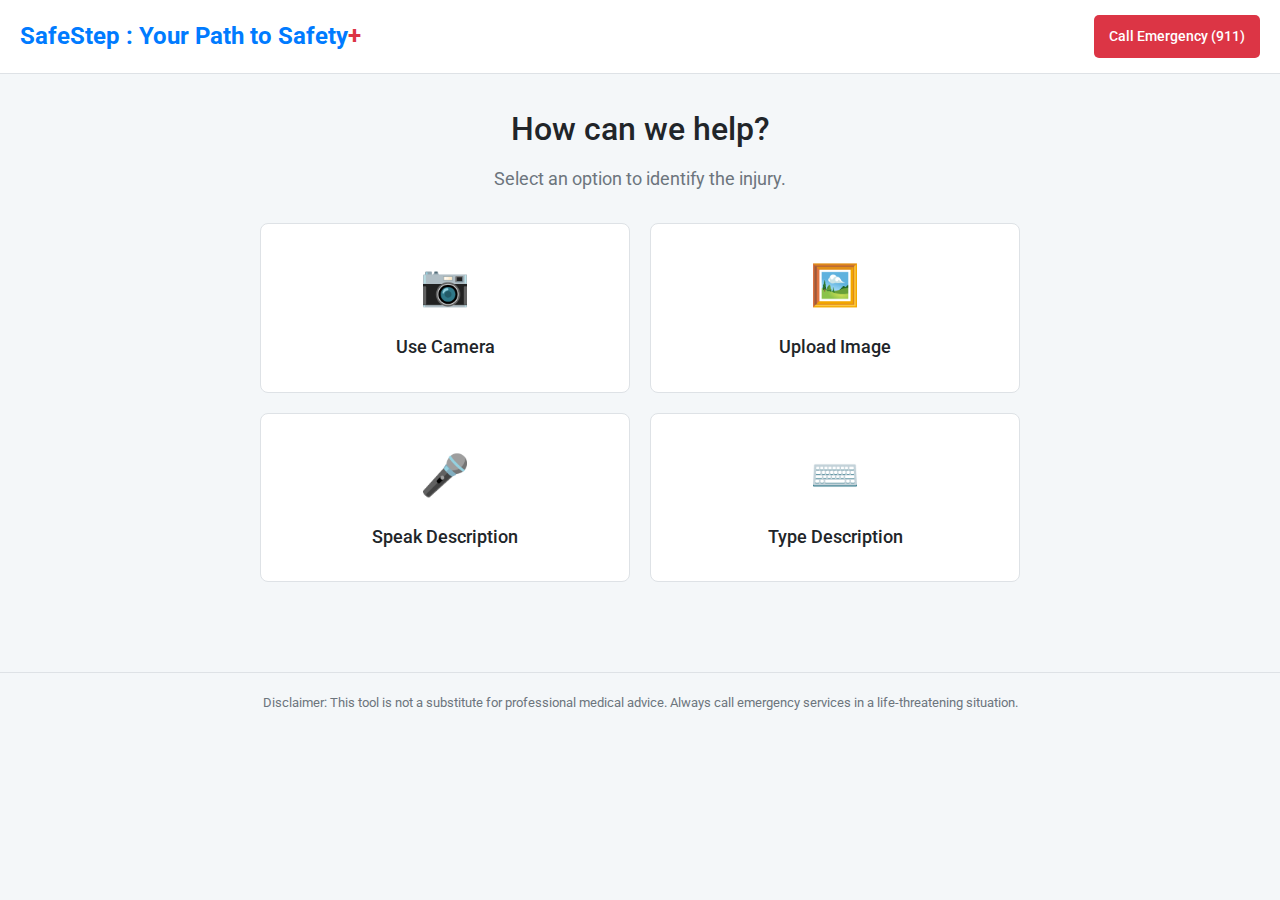
<file: index.html>
<!DOCTYPE html>
<html lang="en">
<head>
    <meta charset="UTF-8">
    <meta name="viewport" content="width=device-width, initial-scale=1.0">
    <title>First Aid Helper</title>
    <link rel="stylesheet" href="style.css">
</head>
<body>

    <header class="app-header">
        <a href="index.html" class="logo">SafeStep : Your Path to Safety<span>+</span></a>
        <a href="tel:911" class="btn-emergency">Call Emergency (911)</a>
    </header>

    <main class="container main-content">
        <h1>How can we help?</h1>
        <p style="font-size: 1.1rem; color: var(--text-light); margin-top: -20px; margin-bottom: 30px;">
            Select an option to identify the injury.
        </p>

        <div class="input-grid">
            <a href="input-camera.html" class="input-card">
                <div class="icon-placeholder">📷</div>
                <h3>Use Camera</h3>
            </a>
            <a href="input-upload.html" class="input-card">
                <div class="icon-placeholder">🖼️</div>
                <h3>Upload Image</h3>
            </a>
            <a href="input-voice.html" class="input-card">
                <div class="icon-placeholder">🎤</div>
                <h3>Speak Description</h3>
            </a>
            <a href="input-text.html" class="input-card">
                <div class="icon-placeholder">⌨️</div>
                <h3>Type Description</h3>
            </a>
        </div>
    </main>

    <footer class="app-footer">
        <p>Disclaimer: This tool is not a substitute for professional medical advice. 
            Always call emergency services in a life-threatening situation.</p>
    </footer>

</body>
</html>
</file>
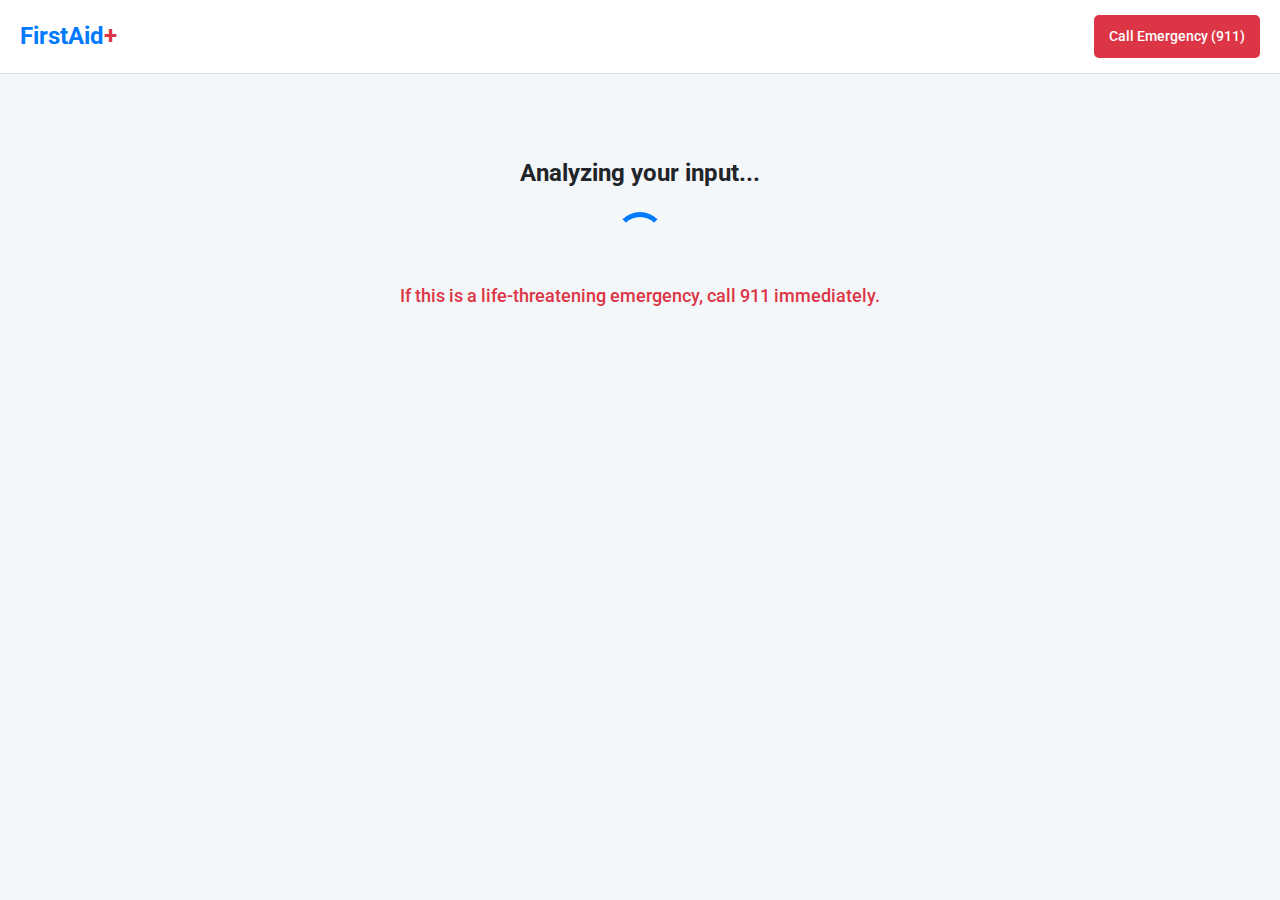
<file: analysis.html>
<!DOCTYPE html>
<html lang="en">
<head>
    <meta charset="UTF-8">
    <meta name="viewport" content="width=device-width, initial-scale=1.0">
    <title>Analyzing...</title>
    <link rel="stylesheet" href="style.css">
</head>
<body>

    <header class="app-header">
        <a href="index.html" class="logo">FirstAid<span>+</span></a>
        <a href="tel:911" class="btn-emergency">Call Emergency (911)</a>
    </header>

    <main class="container loader-container">
        <h2>Analyzing your input...</h2>
        <div class="loader"></div>
        <p class="emergency-reminder">
            If this is a life-threatening emergency, call 911 immediately.
        </p>
    </main>

    <script>
        setTimeout(function() {
            window.location.href = 'instructions.html';
        }, 3000);
    </script>

</body>
</html>
</file>
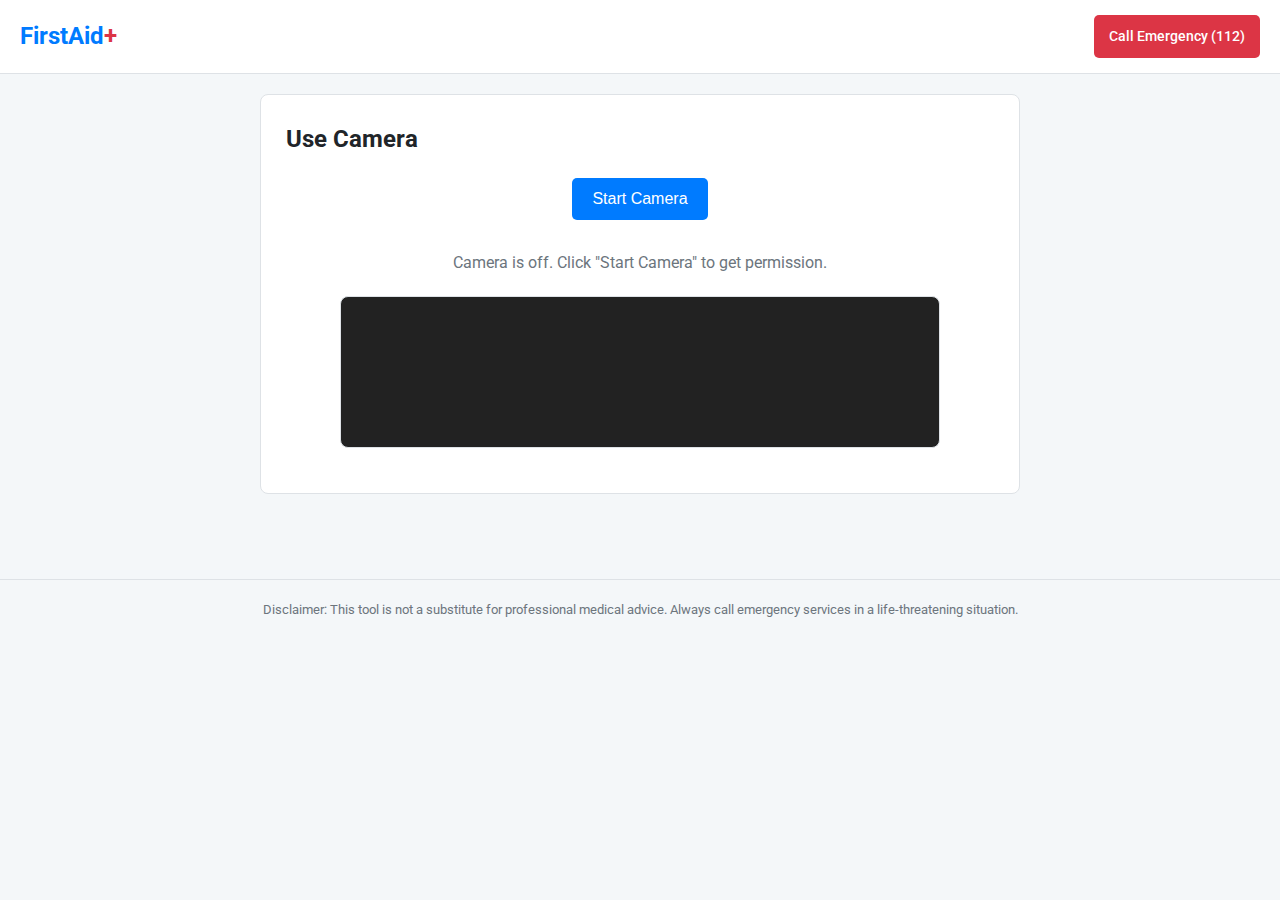
<file: input-camera.html>
<!DOCTYPE html>
<html lang="en">
<head>
    <meta charset="UTF-8">
    <meta name="viewport" content="width=device-width, initial-scale=1.0">
    <title>Use Camera</title>
    <link rel="stylesheet" href="style.css">
</head>
<body>

    <header class="app-header">
        <a href="index.html" class="logo">FirstAid<span>+</span></a>
        <a href="tel:112" class="btn-emergency">Call Emergency (112)</a>
    </header>

    <main class="container">
        <div class="input-page">
            <h2>Use Camera</h2>
            
            <div class="camera-controls">
                <button id="btn-start-camera">Start Camera</button>
                <p id="camera-status">Camera is off. Click "Start Camera" to get permission.</p>
            </div>

            <div class="video-capture-container">
                <video id="camera-stream" autoplay playsinline></video>
                <img id="snapshot-preview" alt="Photo snapshot">
                <canvas id="camera-canvas"></canvas>
            </div>
            
            <div class="camera-controls">
                 <button id="btn-capture-photo">📷</button>
            </div>

            <a href="analysis.html" class="btn-submit btn-submit-camera" id="btn-submit-photo">Submit for Analysis</a>
        </div>
    </main>

    <footer class="app-footer">
        <p>Disclaimer: This tool is not a substitute for professional medical advice. 
            Always call emergency services in a life-threatening situation.</p>
    </footer>

    <script>
        const video = document.getElementById('camera-stream');
        const canvas = document.getElementById('camera-canvas');
        const snapshotPreview = document.getElementById('snapshot-preview');
        const startButton = document.getElementById('btn-start-camera');
        const captureButton = document.getElementById('btn-capture-photo');
        const submitButton = document.getElementById('btn-submit-photo');
        const cameraStatus = document.getElementById('camera-status');

        let stream = null;

        startButton.addEventListener('click', async () => {
            try {
                stream = await navigator.mediaDevices.getUserMedia({ 
                    video: { facingMode: 'environment' } 
                });
                
                video.srcObject = stream;
                cameraStatus.textContent = 'Camera activated. Aim and take photo.';
                startButton.style.display = 'none';
                captureButton.style.display = 'inline-flex';
                video.style.display = 'block';
                snapshotPreview.style.display = 'none';
                
                // This line correctly uses the 'visible' class
                submitButton.classList.remove('visible');

            } catch (err) {
                console.error("Error accessing camera: ", err);
                if (err.name === 'NotAllowedError') {
                    cameraStatus.textContent = 'Camera access was denied. Please allow camera access in your browser settings.';
                } else {
                    cameraStatus.textContent = 'Could not access camera. Is it being used by another app?';
                }
            }
        });

        captureButton.addEventListener('click', () => {
            canvas.width = video.videoWidth;
            canvas.height = video.videoHeight;
            const context = canvas.getContext('2d');
            context.drawImage(video, 0, 0, canvas.width, canvas.height);
            
            const dataUrl = canvas.toDataURL('image/png');
            snapshotPreview.src = dataUrl;
            snapshotPreview.style.display = 'block';
            
            video.style.display = 'none';
            if (stream) {
                stream.getTracks().forEach(track => track.stop());
            }

            cameraStatus.textContent = 'Photo captured. Click Submit to analyze.';
            captureButton.style.display = 'none';
            startButton.style.display = 'inline-block';
            startButton.textContent = 'Retake Photo';
            
            // This line correctly uses the 'visible' class
            submitButton.classList.add('visible');
        });
    </script>

</body>
</html>
</file>
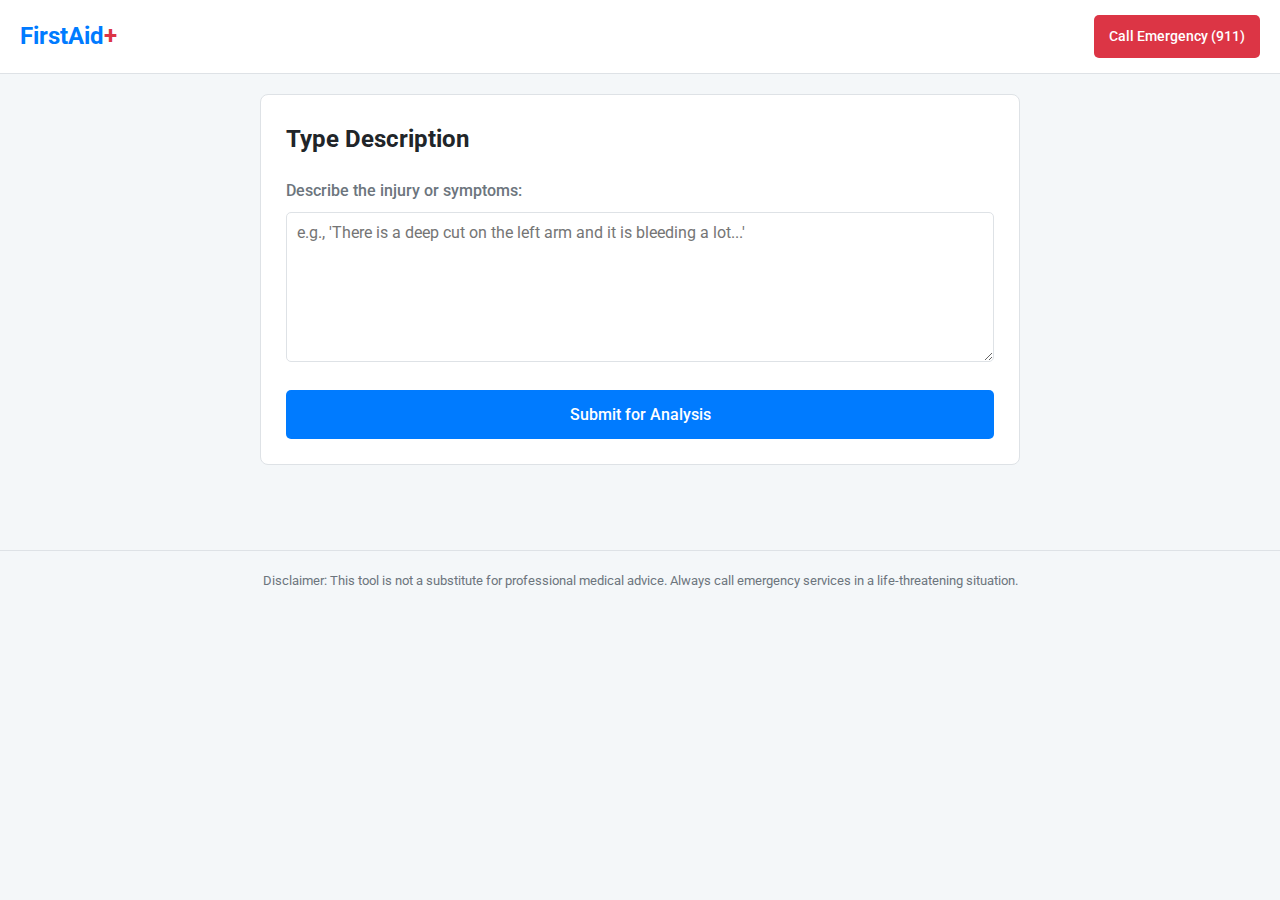
<file: input-text.html>
<!DOCTYPE html>
<html lang="en">
<head>
    <meta charset="UTF-8">
    <meta name="viewport" content="width=device-width, initial-scale=1.0">
    <title>Type Description</title>
    <link rel="stylesheet" href="style.css">
</head>
<body>

    <header class="app-header">
        <a href="index.html" class="logo">FirstAid<span>+</span></a>
        <a href="tel:911" class="btn-emergency">Call Emergency (911)</a>
    </header>

    <main class="container">
        <div class="input-page">
            <h2>Type Description</h2>
            <div class="form-group">
                <label for="description">Describe the injury or symptoms:</label>
                <textarea id="description" placeholder="e.g., 'There is a deep cut on the left arm and it is bleeding a lot...'"></textarea>
            </div>
            <a href="analysis.html" class="btn-submit">Submit for Analysis</a>
        </div>
    </main>

    <footer class="app-footer">
        <p>Disclaimer: This tool is not a substitute for professional medical advice. 
            Always call emergency services in a life-threatening situation.</p>
    </footer>

</body>
</html>
</file>
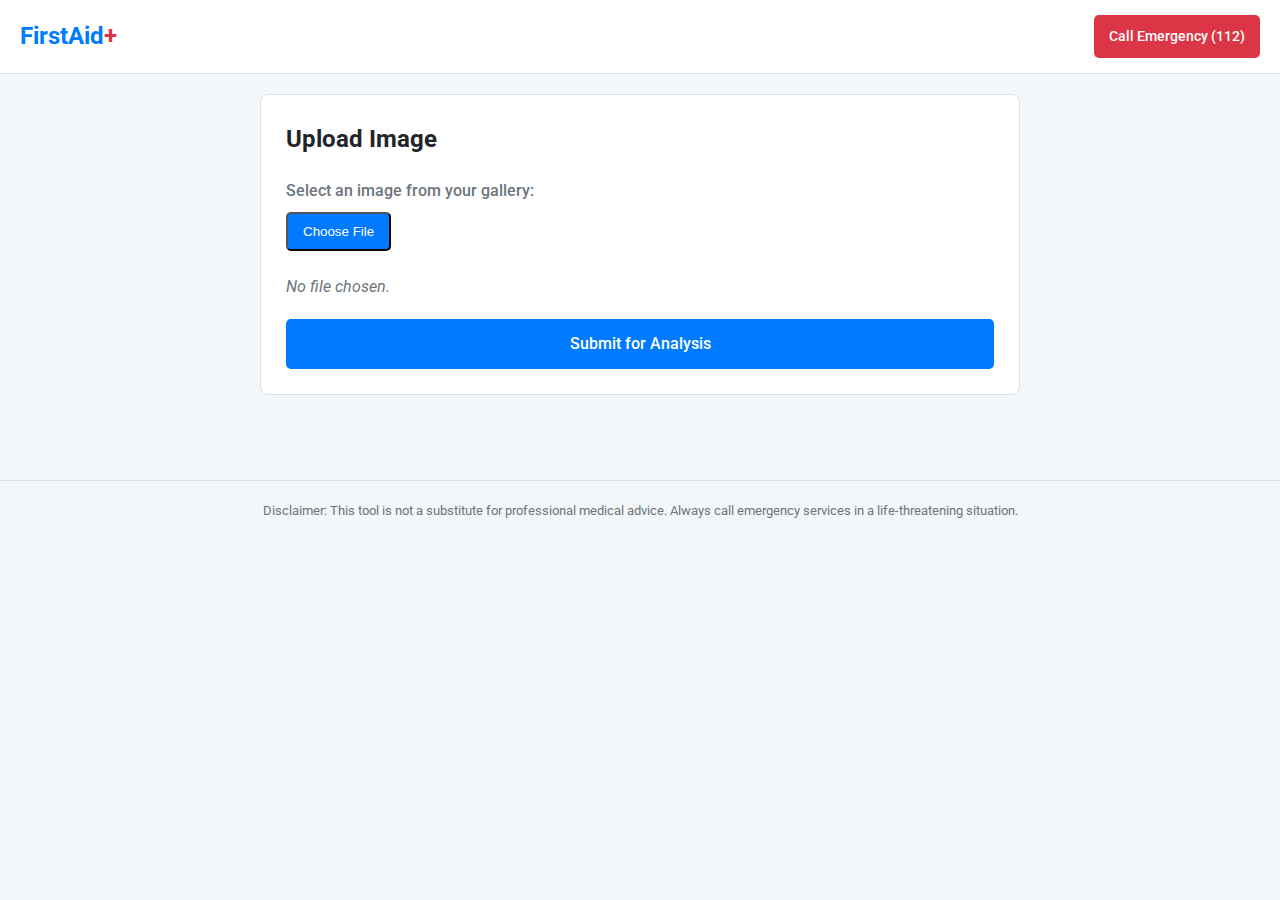
<file: input-upload.html>
<!DOCTYPE html>
<html lang="en">
<head>
    <meta charset="UTF-8">
    <meta name="viewport" content="width=device-width, initial-scale=1.0">
    <title>Upload Image</title>
    <link rel="stylesheet" href="style.css">
</head>
<body>

    <header class="app-header">
        <a href="index.html" class="logo">FirstAid<span>+</span></a>
        <a href="tel:112" class="btn-emergency">Call Emergency (112)</a>
    </header>

    <main class="container">
        <div class="input-page">
            <h2>Upload Image</h2>
            <div class="form-group">
                <label for="image-upload">Select an image from your gallery:</label>
                <div class="file-input-wrapper">
                    <button class="btn-upload">Choose File</button>
                    <input type="file" id="image-upload" accept="image/*">
                </div>
                <div id="file-name">No file chosen.</div>
                <div id="image-preview"></div>
            </div>
            <a href="analysis.html" class="btn-submit">Submit for Analysis</a>
        </div>
    </main>

    <footer class="app-footer">
        <p>Disclaimer: This tool is not a substitute for professional medical advice. 
            Always call emergency services in a life-threatening situation.</p>
    </footer>

    <script>
        const fileInput = document.getElementById('image-upload');
        const fileName = document.getElementById('file-name');
        const imagePreview = document.getElementById('image-preview');

        fileInput.addEventListener('change', (e) => {
            const file = e.target.files[0];
            if (file) {
                fileName.textContent = file.name;
                
                const reader = new FileReader();
                reader.onload = function(e) {
                    imagePreview.innerHTML = `<img src="${e.target.result}" alt="Image preview"/>`;
                }
                reader.readAsDataURL(file);
            } else {
                fileName.textContent = 'No file chosen.';
                imagePreview.innerHTML = '';
            }
        });
    </script>

</body>
</html>
</file>
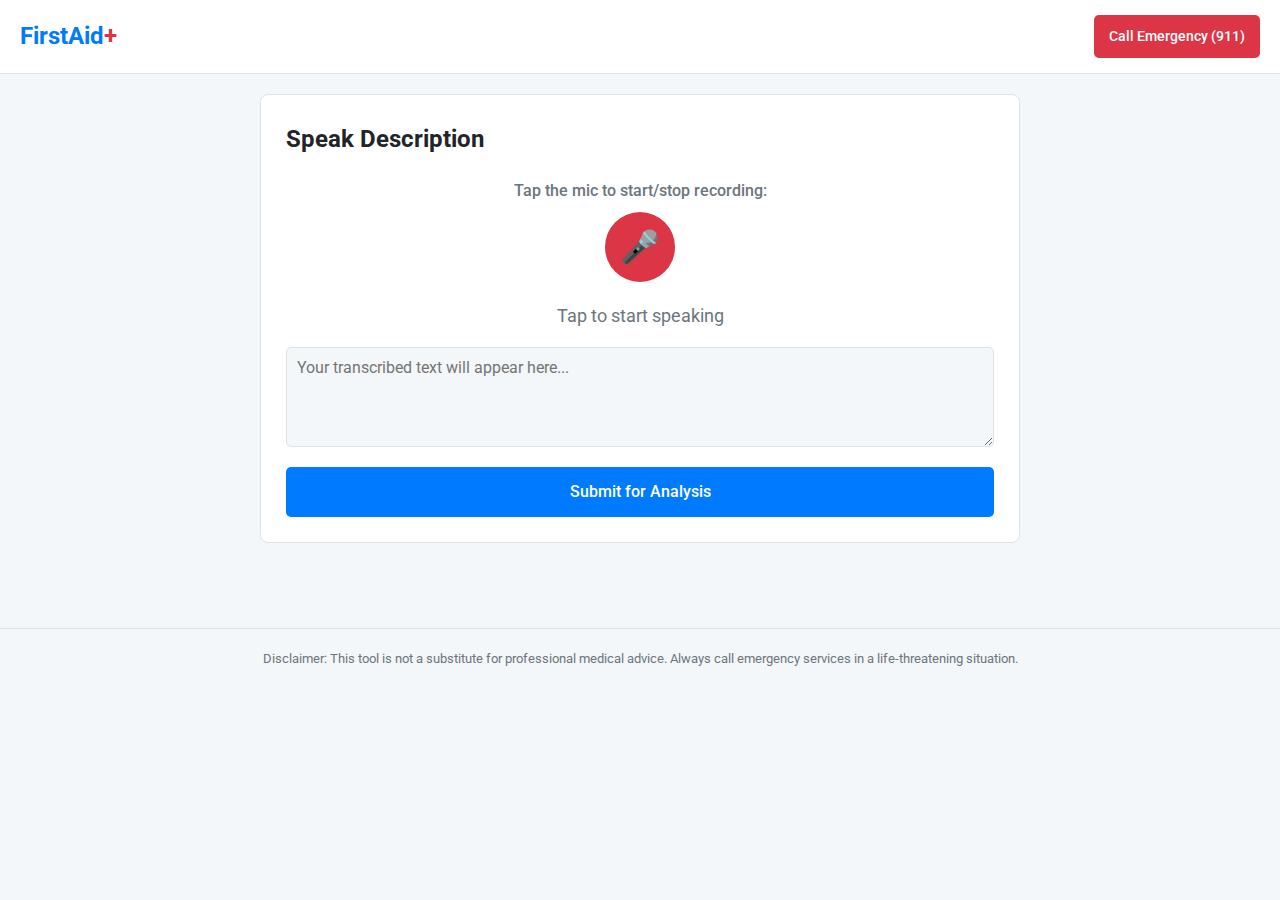
<file: input-voice.html>
<!DOCTYPE html>
<html lang="en">
<head>
    <meta charset="UTF-8">
    <meta name="viewport" content="width=device-width, initial-scale=1.0">
    <title>Speak Description</title>
    <link rel="stylesheet" href="style.css">
</head>
<body>

    <header class="app-header">
        <a href="index.html" class="logo">FirstAid<span>+</span></a>
        <a href="tel:911" class="btn-emergency">Call Emergency (911)</a>
    </header>

    <main class="container">
        <div class="input-page">
            <h2>Speak Description</h2>
            <div class="form-group voice-controls">
                <label for="voice-btn">Tap the mic to start/stop recording:</label>
                <button class="btn-voice" id="voice-btn">🎤</button>
                <p id="voice-status">Tap to start speaking</p>
                <textarea id="voice-result" readonly placeholder="Your transcribed text will appear here..."></textarea>
            </div>
            <a href="analysis.html" class="btn-submit">Submit for Analysis</a>
        </div>
    </main>

    <footer class="app-footer">
        <p>Disclaimer: This tool is not a substitute for professional medical advice. 
            Always call emergency services in a life-threatening situation.</p>
    </footer>

    <script>
        const voiceBtn = document.getElementById('voice-btn');
        const voiceStatus = document.getElementById('voice-status');
        const voiceResult = document.getElementById('voice-result');

        const SpeechRecognition = window.SpeechRecognition || window.webkitSpeechRecognition;
        
        if (SpeechRecognition) {
            const recognition = new SpeechRecognition();
            recognition.continuous = true;
            recognition.interimResults = true;

            let isListening = false;

            voiceBtn.addEventListener('click', () => {
                if (isListening) {
                    recognition.stop();
                    voiceStatus.textContent = 'Tap to start speaking';
                    voiceBtn.classList.remove('is-listening');
                    voiceBtn.innerHTML = '🎤';
                    isListening = false;
                } else {
                    recognition.start();
                    voiceStatus.textContent = 'Listening...';
                    voiceBtn.classList.add('is-listening');
                    voiceBtn.innerHTML = '■';
                    isListening = true;
                }
            });

            recognition.onresult = (event) => {
                let interimTranscript = '';
                let finalTranscript = '';

                for (let i = event.resultIndex; i < event.results.length; ++i) {
                    if (event.results[i].isFinal) {
                        finalTranscript += event.results[i][0].transcript;
                    } else {
                        interimTranscript += event.results[i][0].transcript;
                    }
                }
                voiceResult.value = finalTranscript + interimTranscript;
            };

            recognition.onerror = (event) => {
                voiceStatus.textContent = 'Error: ' + event.error;
                isListening = false;
                voiceBtn.classList.remove('is-listening');
                voiceBtn.innerHTML = '🎤';
            };

            recognition.onend = () => {
                if(isListening) {
                    recognition.start();
                }
            };

        } else {
            voiceStatus.textContent = "Sorry, your browser doesn't support speech recognition.";
            voiceBtn.disabled = true;
        }
    </script>

</body>
</html>
</file>
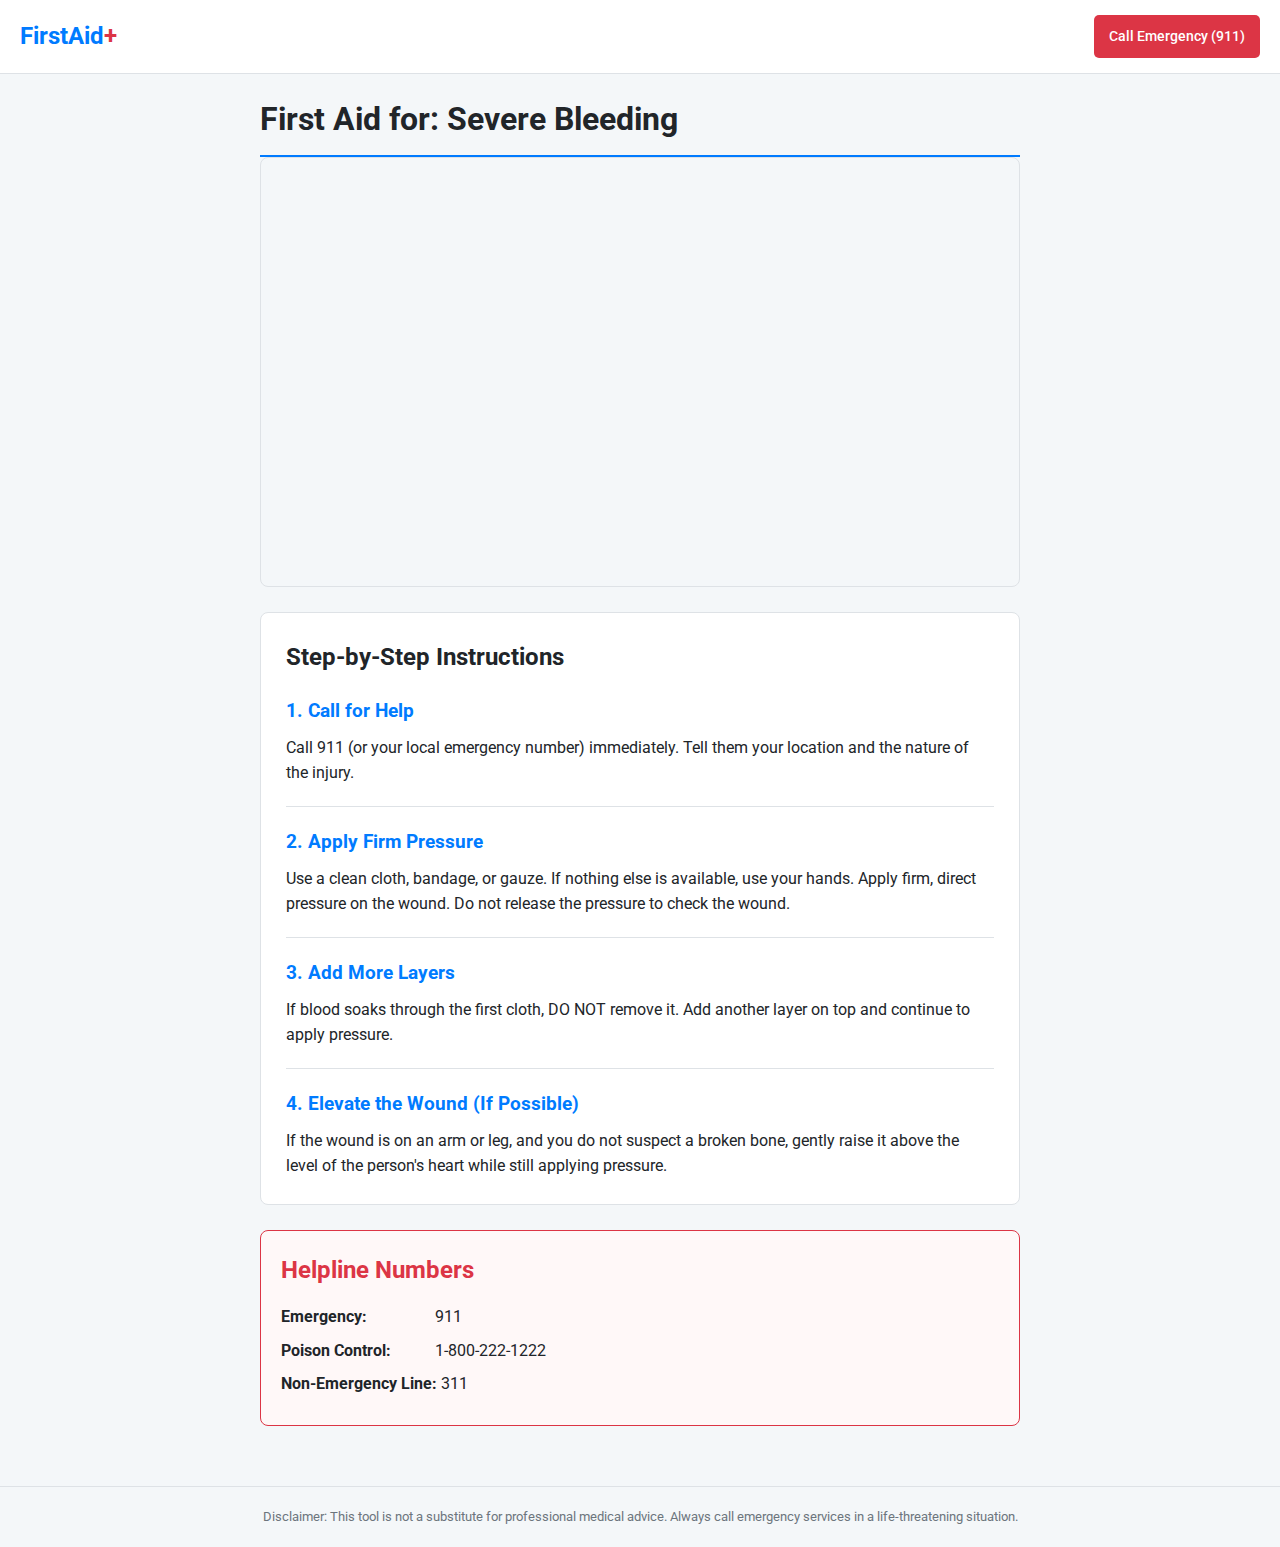
<file: instructions.html>
<!DOCTYPE html>
<html lang="en">
<head>
    <meta charset="UTF-8">
    <meta name="viewport" content="width=device-width, initial-scale=1.0">
    <title>First Aid: Severe Bleeding</title>
    <link rel="stylesheet" href="style.css">
</head>
<body>

    <header class="app-header">
        <a href="index.html" class="logo">FirstAid<span>+</span></a>
        <a href="tel:911" class="btn-emergency">Call Emergency (911)</a>
    </header>

    <main class="container instruction-page">
        <h1>First Aid for: Severe Bleeding</h1>

        <div class="video-container">
            <iframe 
                width="560" 
                height="315" 
                src="https://www.youtube.com/embed/eILoMl5-B8Q" 
                title="YouTube video player" 
                frameborder="0" 
                allow="accelerometer; autoplay; clipboard-write; encrypted-media; gyroscope; picture-in-picture" 
                allowfullscreen>
            </iframe>
        </div>

        <div class="steps-container">
            <h2>Step-by-Step Instructions</h2>
            
            <div class="step">
                <h3>1. Call for Help</h3>
                <p>Call 911 (or your local emergency number) immediately. Tell them your location and the nature of the injury.</p>
            </div>

            <div class="step">
                <h3>2. Apply Firm Pressure</h3>
                <p>Use a clean cloth, bandage, or gauze. If nothing else is available, use your hands. Apply firm, direct pressure on the wound. Do not release the pressure to check the wound.</p>
            </div>

            <div class="step">
                <h3>3. Add More Layers</h3>
                <p>If blood soaks through the first cloth, DO NOT remove it. Add another layer on top and continue to apply pressure.</p>
            </div>

            <div class="step">
                <h3>4. Elevate the Wound (If Possible)</h3>
                <p>If the wound is on an arm or leg, and you do not suspect a broken bone, gently raise it above the level of the person's heart while still applying pressure.</p>
            </div>
        </div>

        <div class="helplines">
            <h2>Helpline Numbers</h2>
            <p><strong>Emergency:</strong> 911</p>
            <p><strong>Poison Control:</strong> 1-800-222-1222</p>
            <p><strong>Non-Emergency Line:</strong> 311</p>
        </div>
    </main>

    <footer class="app-footer">
        <p>Disclaimer: This tool is not a substitute for professional medical advice. 
            Always call emergency services in a life-threatening situation.</p>
    </footer>

</body>
</html>
</file>
<file: style.css>
@import url('https://fonts.googleapis.com/css2?family=Roboto:wght@400;500;700&display=swap');

:root {
    --primary-bg: #FFFFFF;
    --secondary-bg: #F4F7F9;
    --primary-blue: #007BFF;
    --urgent-red: #DC3545;
    --text-dark: #212529;
    --text-light: #6C757D;
    --border-color: #DEE2E6;
}

* {
    box-sizing: border-box;
    margin: 0;
    padding: 0;
}

body {
    font-family: 'Roboto', 'Open Sans', sans-serif;
    background-color: var(--secondary-bg);
    color: var(--text-dark);
    line-height: 1.6;
}

.container {
    max-width: 800px;
    margin: 0 auto;
    padding: 20px;
}

.app-header {
    display: flex;
    justify-content: space-between;
    align-items: center;
    padding: 15px 20px;
    background-color: var(--primary-bg);
    border-bottom: 1px solid var(--border-color);
    position: sticky;
    top: 0;
    z-index: 100;
}

.logo {
    font-size: 1.5rem;
    font-weight: 700;
    color: var(--primary-blue);
    text-decoration: none;
}

.logo span {
    color: var(--urgent-red);
}

.btn-emergency {
    background-color: var(--urgent-red);
    color: var(--primary-bg);
    border: none;
    padding: 10px 15px;
    border-radius: 5px;
    font-weight: 500;
    cursor: pointer;
    text-decoration: none;
    font-size: 0.9rem;
    transition: background-color 0.2s ease;
}

.btn-emergency:hover {
    background-color: #c82333;
}

.main-content {
    padding-top: 30px;
    text-align: center;
}

.main-content h1 {
    font-size: 2rem;
    font-weight: 500;
    margin-bottom: 30px;
    color: var(--text-dark);
}

.input-grid {
    display: grid;
    grid-template-columns: repeat(2, 1fr);
    gap: 20px;
    margin-bottom: 30px;
}

.input-card {
    background-color: var(--primary-bg);
    border: 1px solid var(--border-color);
    border-radius: 8px;
    padding: 30px 20px;
    text-align: center;
    cursor: pointer;
    transition: all 0.2s ease;
    text-decoration: none;
    color: var(--text-dark);
}

.input-card:hover {
    border-color: var(--primary-blue);
    box-shadow: 0 4px 12px rgba(0, 123, 255, 0.1);
    transform: translateY(-5px);
}

.input-card .icon-placeholder {
    font-size: 2.5rem;
    color: var(--primary-blue);
    margin-bottom: 15px;
}

.input-card h3 {
    font-size: 1.1rem;
    font-weight: 500;
    color: var(--text-dark);
}

.app-footer {
    text-align: center;
    margin-top: 40px;
    padding: 20px;
    font-size: 0.8rem;
    color: var(--text-light);
    border-top: 1px solid var(--border-color);
}

.loader-container {
    text-align: center;
    padding-top: 80px;
}

.loader {
    border: 5px solid var(--secondary-bg);
    border-top: 5px solid var(--primary-blue);
    border-radius: 50%;
    width: 50px;
    height: 50px;
    animation: spin 1s linear infinite;
    margin: 20px auto;
}

@keyframes spin {
    0% { transform: rotate(0deg); }
    100% { transform: rotate(360deg); }
}

.emergency-reminder {
    color: var(--urgent-red);
    font-weight: 500;
    margin-top: 20px;
    font-size: 1.1rem;
}

.instruction-page h1 {
    text-align: left;
    border-bottom: 2px solid var(--primary-blue);
    padding-bottom: 10px;
}

.video-container {
    position: relative;
    padding-bottom: 56.25%;
    height: 0;
    overflow: hidden;
    margin-bottom: 25px;
    border-radius: 8px;
    border: 1px solid var(--border-color);
}

.video-container iframe {
    position: absolute;
    top: 0;
    left: 0;
    width: 100%;
    height: 100%;
}

.steps-container {
    text-align: left;
    background-color: var(--primary-bg);
    padding: 25px;
    border-radius: 8px;
    border: 1px solid var(--border-color);
    margin-bottom: 25px;
}

.steps-container h2 {
    font-size: 1.5rem;
    color: var(--text-dark);
    margin-bottom: 20px;
}

.step {
    margin-bottom: 20px;
    padding-bottom: 20px;
    border-bottom: 1px solid var(--border-color);
}

.step:last-child {
    margin-bottom: 0;
    padding-bottom: 0;
    border-bottom: none;
}

.step h3 {
    color: var(--primary-blue);
    font-size: 1.2rem;
    margin-bottom: 8px;
}

.helplines {
    text-align: left;
    background-color: #fff8f8;
    border: 1px solid var(--urgent-red);
    padding: 20px;
    border-radius: 8px;
}

.helplines h2 {
    color: var(--urgent-red);
    margin-bottom: 15px;
}

.helplines p {
    font-size: 1rem;
    margin-bottom: 8px;
}

.helplines p strong {
    color: var(--text-dark);
    min-width: 150px;
    display: inline-block;
}

@media (max-width: 600px) {
    .input-grid {
        grid-template-columns: 1fr;
    }

    .app-header {
        padding: 10px 15px;
    }

    .logo {
        font-size: 1.2rem;
    }

    .btn-emergency {
        padding: 8px 10px;
        font-size: 0.8rem;
    }

    .main-content h1 {
        font-size: 1.5rem;
    }
}

.input-page {
    text-align: left;
    background-color: var(--primary-bg);
    padding: 25px;
    border-radius: 8px;
    border: 1px solid var(--border-color);
    margin-bottom: 25px;
}

.input-page h2 {
    font-size: 1.5rem;
    color: var(--text-dark);
    margin-bottom: 20px;
}

.form-group {
    margin-bottom: 20px;
}

.form-group label {
    display: block;
    font-weight: 500;
    margin-bottom: 8px;
    color: var(--text-light);
}

.form-group textarea {
    width: 100%;
    height: 150px;
    padding: 10px;
    font-family: 'Roboto', sans-serif;
    font-size: 1rem;
    border: 1px solid var(--border-color);
    border-radius: 5px;
}

.form-group .file-input-wrapper {
    position: relative;
    overflow: hidden;
    display: inline-block;
}

.form-group .btn-upload {
    background-color: var(--primary-blue);
    color: white;
    padding: 10px 15px;
    border-radius: 5px;
    cursor: pointer;
    font-weight: 500;
}

.form-group .file-input-wrapper input[type=file] {
    font-size: 100px;
    position: absolute;
    left: 0;
    top: 0;
    opacity: 0;
    cursor: pointer;
}

.form-group #file-name,
.form-group #image-preview {
    margin-top: 15px;
    font-style: italic;
    color: var(--text-light);
}

.form-group #image-preview img {
    max-width: 100%;
    max-height: 200px;
    border: 1px solid var(--border-color);
    border-radius: 5px;
    margin-top: 10px;
}

.btn-submit {
    background-color: var(--primary-blue);
    color: var(--primary-bg);
    border: none;
    padding: 12px 20px;
    border-radius: 5px;
    font-weight: 500;
    cursor: pointer;
    text-decoration: none;
    font-size: 1rem;
    transition: background-color 0.2s ease;
    width: 100%;
    text-align: center;
    display: block;
}

.btn-submit:hover {
    background-color: #0069d9;
}

.voice-controls {
    display: flex;
    flex-direction: column;
    align-items: center;
}

.btn-voice {
    background-color: var(--urgent-red);
    color: white;
    border: none;
    padding: 15px;
    border-radius: 50%;
    width: 70px;
    height: 70px;
    font-size: 2rem;
    cursor: pointer;
    display: flex;
    align-items: center;
    justify-content: center;
    transition: background-color 0.2s ease;
}

.btn-voice:hover {
    background-color: #c82333;
}

.btn-voice.is-listening {
    background-color: var(--primary-blue);
}

#voice-status {
    margin-top: 20px;
    color: var(--text-light);
    font-size: 1.1rem;
    min-height: 30px;
}

#voice-result {
    width: 100%;
    height: 100px;
    margin-top: 15px;
    padding: 10px;
    border: 1px solid var(--border-color);
    border-radius: 5px;
    background-color: var(--secondary-bg);
    color: var(--text-dark);
}

.video-capture-container {
    position: relative;
    width: 100%;
    max-width: 600px;
    margin: 0 auto 20px auto;
    border: 1px solid var(--border-color);
    border-radius: 8px;
    overflow: hidden;
    background: #222;
}

#camera-stream {
    width: 100%;
    display: block;
}

#snapshot-preview {
    width: 100%;
    display: none;
}

.camera-controls {
    text-align: center;
    margin-bottom: 20px;
}

#btn-start-camera {
    background-color: var(--primary-blue);
    color: white;
    padding: 12px 20px;
    border-radius: 5px;
    cursor: pointer;
    font-weight: 500;
    border: none;
    font-size: 1rem;
    margin-bottom: 15px;
}

#btn-capture-photo {
    background-color: var(--urgent-red);
    color: white;
    border: none;
    padding: 15px;
    border-radius: 50%;
    width: 70px;
    height: 70px;
    font-size: 1.5rem;
    cursor: pointer;
    display: none;
    align-items: center;
    justify-content: center;
    transition: background-color 0.2s ease;
    border: 4px solid white;
    box-shadow: 0 0 10px rgba(0,0,0,0.3);
    margin: 0 auto;
}

#btn-capture-photo:hover {
    background-color: #c82333;
}

#camera-status {
    color: var(--text-light);
    margin-top: 15px;
    min-height: 20px;
}

#camera-canvas {
    display: none;
}

/* --- THIS IS THE FIX --- */
/* This new class hides the camera's submit button by default */
.btn-submit-camera {
    display: none;
}

/* This rule is more specific and shows the button when JS adds the 'visible' class */
.btn-submit-camera.visible {
    display: block;
}
</file>
